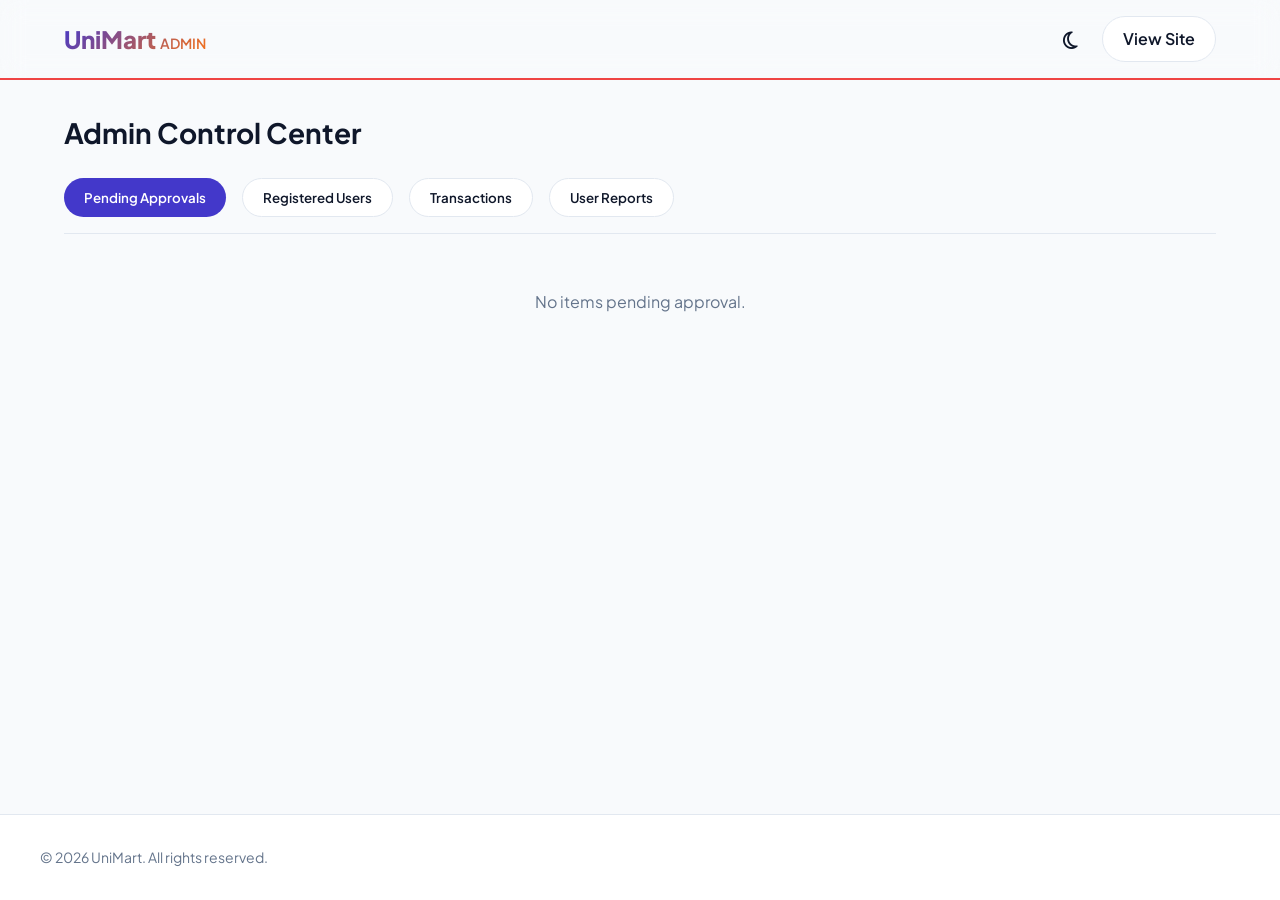
<file: admin.html>
<!DOCTYPE html>
<html lang="en">
<head>
    <meta charset="UTF-8">
    <meta name="viewport" content="width=device-width, initial-scale=1.0">
    <title>Admin Dashboard | UniMart</title>
    <link rel="stylesheet" href="styles.css">
    <link rel="stylesheet" href="https://cdnjs.cloudflare.com/ajax/libs/font-awesome/6.4.0/css/all.min.css">
</head>
<body>

    <nav class="navbar" style="border-bottom: 2px solid var(--danger);">
        <div class="nav-container">
            <a href="index.html" class="brand-logo">UniMart <span style="font-size: 0.875rem; color: var(--danger); font-weight: 600;">ADMIN</span></a>
            <div class="nav-actions">
                <button class="icon-btn" id="theme-toggle"><i class="fa-regular fa-moon"></i></button>
                <a href="index.html" class="btn btn-outline">View Site</a>
            </div>
        </div>
    </nav>

    <main class="main-content">
        <h1 style="font-size: 1.75rem; font-weight: 700; margin-bottom: 1.5rem;">Admin Control Center</h1>
        
        <div class="admin-tabs">
            <button class="btn btn-primary" id="tab-approvals">Pending Approvals</button>
            <button class="btn btn-outline" id="tab-users">Registered Users</button>
            <button class="btn btn-outline" id="tab-transactions">Transactions</button>
            <button class="btn btn-outline" id="tab-reports">User Reports</button>
        </div>
        
        <div id="section-approvals"><div id="admin-pending-list"></div></div>
        <div id="section-users" class="hidden"><div id="admin-users-list"></div></div>
        <div id="section-transactions" class="hidden"><div id="admin-transactions-list"></div></div>
        <div id="section-reports" class="hidden"><div id="admin-reports-list"></div></div>
    </main>

    <footer class="footer">
        <div class="footer-content">
            <p style="color: var(--text-muted); font-size: 0.875rem;">© 2026 UniMart. All rights reserved.</p>
        </div>
    </footer>

    <div id="toast-container" class="toast-container"></div>
    <script src="app.js"></script>
</body>
</html>
</file>
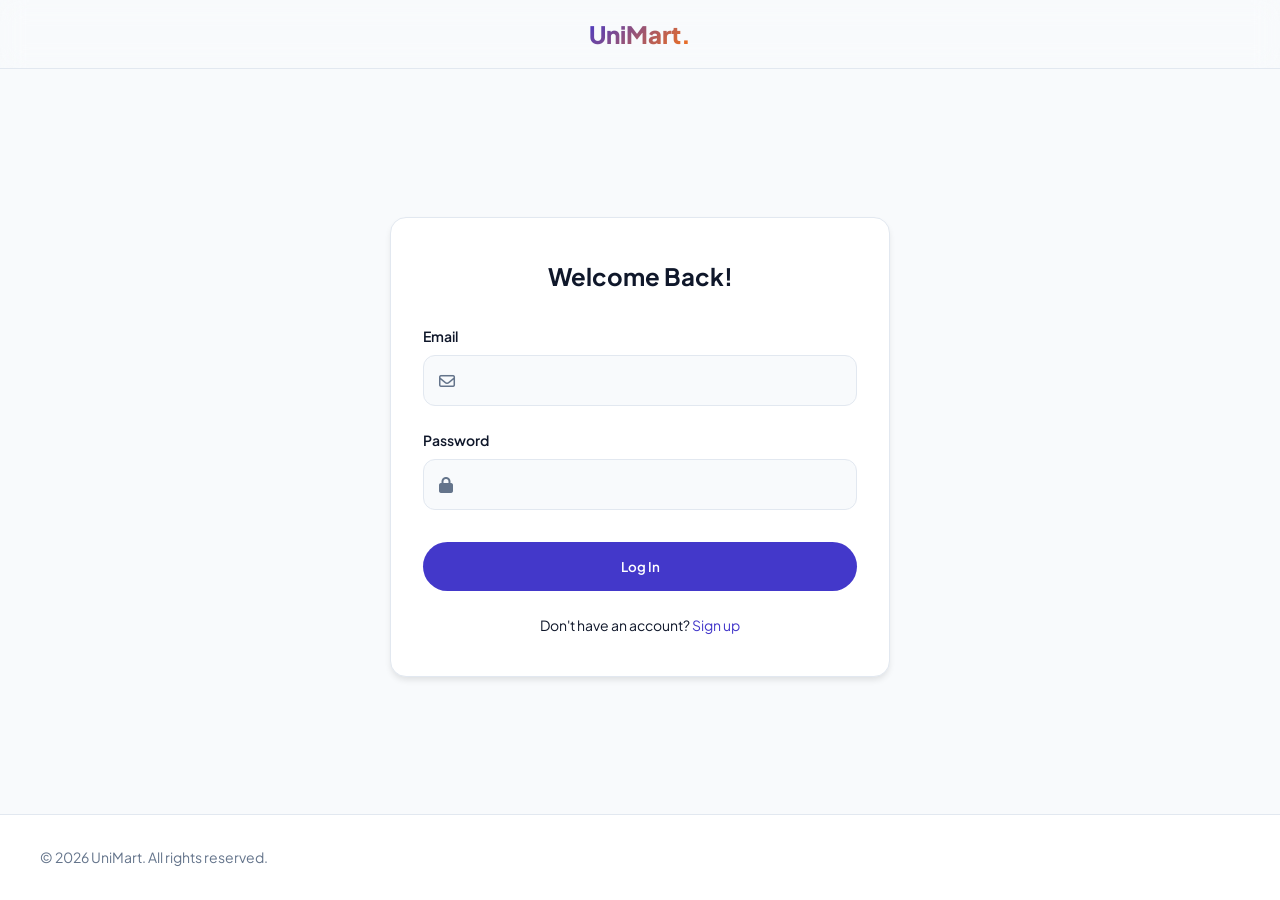
<file: login.html>
<!DOCTYPE html>
<html lang="en">
<head>
    <meta charset="UTF-8">
    <meta name="viewport" content="width=device-width, initial-scale=1.0">
    <title>Log In | UniMart</title>
    <link rel="stylesheet" href="styles.css">
    <link rel="stylesheet" href="https://cdnjs.cloudflare.com/ajax/libs/font-awesome/6.4.0/css/all.min.css">
</head>
<body>
    <nav class="navbar"><div class="nav-container" style="justify-content: center;"><a href="index.html" class="brand-logo">UniMart.</a></div></nav>

    <main class="main-content" style="display: flex; align-items: center; justify-content: center;">
        <div class="form-container" style="width: 100%;">
            <div style="text-align: center; margin-bottom: 2rem;"><h1 style="font-size: 1.5rem; font-weight: 700;">Welcome Back!</h1></div>
            <form id="login-form">
                <div class="form-group"><label class="form-label">Email</label><div class="input-icon-wrapper"><i class="fa-regular fa-envelope"></i><input type="email" id="login-email" class="form-control" required></div></div>
                <div class="form-group" style="margin-bottom: 2rem;"><label class="form-label">Password</label><div class="input-icon-wrapper"><i class="fa-solid fa-lock"></i><input type="password" id="login-password" class="form-control" required></div></div>
                <button type="submit" class="btn btn-primary" style="width: 100%; padding: 1rem;">Log In</button>
                <p style="text-align: center; margin-top: 1.5rem; font-size: 0.875rem;">Don't have an account? <a href="signup.html" style="color: var(--primary);">Sign up</a></p>
            </form>
        </div>
    </main>

    <footer class="footer"><div class="footer-content"><p style="color: var(--text-muted); font-size: 0.875rem;">© 2026 UniMart. All rights reserved.</p></div></footer>
    <div id="toast-container" class="toast-container"></div>
    <script src="app.js"></script>
</body>
</html>
</file>
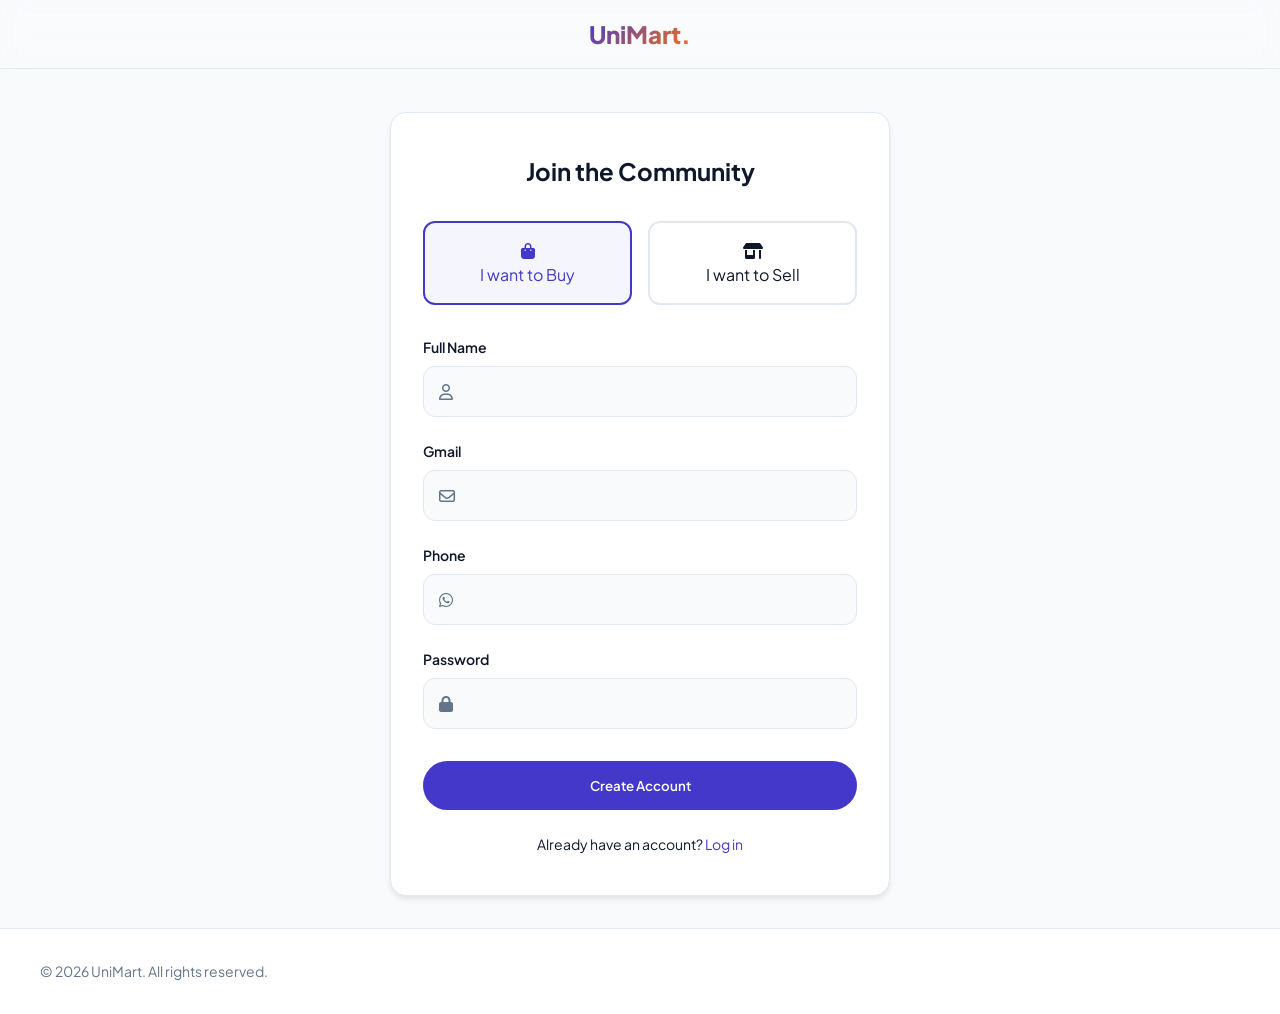
<file: signup.html>
<!DOCTYPE html>
<html lang="en">
<head>
    <meta charset="UTF-8">
    <meta name="viewport" content="width=device-width, initial-scale=1.0">
    <title>Sign Up | UniMart</title>
    <link rel="stylesheet" href="styles.css">
    <link rel="stylesheet" href="https://cdnjs.cloudflare.com/ajax/libs/font-awesome/6.4.0/css/all.min.css">
</head>
<body>
    <nav class="navbar"><div class="nav-container" style="justify-content: center;"><a href="index.html" class="brand-logo">UniMart.</a></div></nav>

    <main class="main-content" style="display: flex; align-items: center; justify-content: center;">
        <div class="form-container" style="width: 100%;">
            <div style="text-align: center; margin-bottom: 2rem;">
                <h1 style="font-size: 1.5rem; font-weight: 700;">Join the Community</h1>
            </div>
            <form id="signup-form">
                <div class="role-selector">
                    <div class="role-card active" data-role="buyer"><i class="fa-solid fa-bag-shopping"></i><p>I want to Buy</p></div>
                    <div class="role-card" data-role="seller"><i class="fa-solid fa-shop"></i><p>I want to Sell</p></div>
                </div>
                <input type="hidden" id="signup-role" value="buyer">
                <div class="form-group"><label class="form-label">Full Name</label><div class="input-icon-wrapper"><i class="fa-regular fa-user"></i><input type="text" id="signup-name" class="form-control" required></div></div>
                <div class="form-group"><label class="form-label">Gmail</label><div class="input-icon-wrapper"><i class="fa-regular fa-envelope"></i><input type="email" id="signup-email" class="form-control" required></div></div>
                <div class="form-group"><label class="form-label">Phone</label><div class="input-icon-wrapper"><i class="fa-brands fa-whatsapp"></i><input type="tel" id="signup-phone" class="form-control" required></div></div>
                <div class="form-group" style="margin-bottom: 2rem;"><label class="form-label">Password</label><div class="input-icon-wrapper"><i class="fa-solid fa-lock"></i><input type="password" id="signup-password" class="form-control" required></div></div>
                <button type="submit" class="btn btn-primary" style="width: 100%; padding: 1rem;">Create Account</button>
                <p style="text-align: center; margin-top: 1.5rem; font-size: 0.875rem;">Already have an account? <a href="login.html" style="color: var(--primary);">Log in</a></p>
            </form>
        </div>
    </main>

    <footer class="footer"><div class="footer-content"><p style="color: var(--text-muted); font-size: 0.875rem;">© 2026 UniMart. All rights reserved.</p></div></footer>
    <div id="toast-container" class="toast-container"></div>
    <script src="app.js"></script>
</body>
</html>
</file>
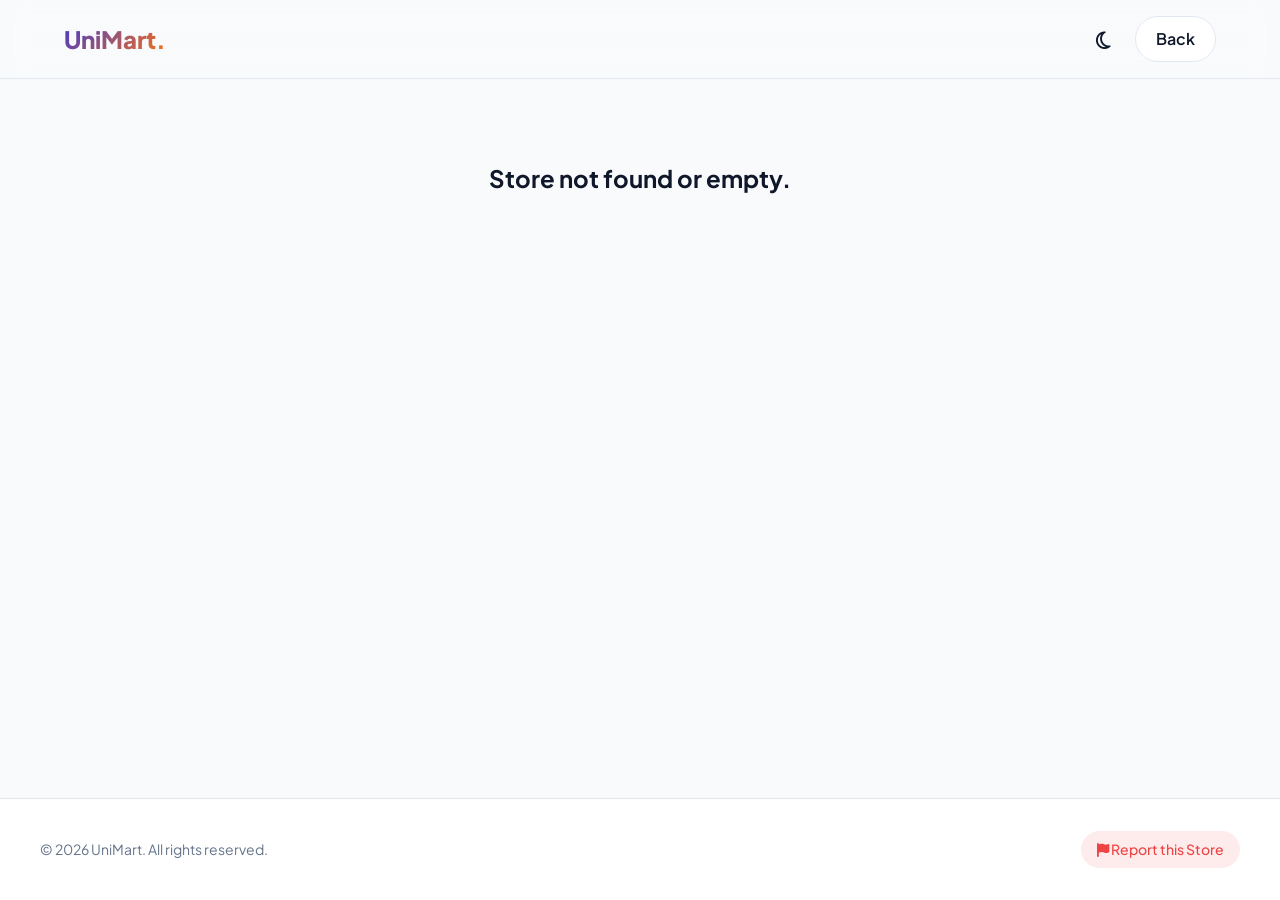
<file: store.html>
<!DOCTYPE html>
<html lang="en">
<head>
    <meta charset="UTF-8">
    <meta name="viewport" content="width=device-width, initial-scale=1.0">
    <title>Seller Store | UniMart</title>
    <link rel="stylesheet" href="styles.css">
    <link rel="stylesheet" href="https://cdnjs.cloudflare.com/ajax/libs/font-awesome/6.4.0/css/all.min.css">
</head>
<body>
    <nav class="navbar">
        <div class="nav-container">
            <a href="index.html" class="brand-logo">UniMart.</a>
            <div class="nav-actions"><button class="icon-btn" id="theme-toggle"><i class="fa-regular fa-moon"></i></button><a href="index.html" class="btn btn-outline">Back</a></div>
        </div>
    </nav>
    <main class="main-content">
        <div id="store-header-container"></div>
        <section class="product-grid" id="store-product-grid"></section>
    </main>
    <footer class="footer">
        <div class="footer-content">
            <p style="color: var(--text-muted); font-size: 0.875rem;">© 2026 UniMart. All rights reserved.</p>
            <div class="footer-links"><a href="#" class="report-btn" onclick="openReportModal(event)"><i class="fa-solid fa-flag"></i> Report this Store</a></div>
        </div>
    </footer>
    <div id="toast-container" class="toast-container"></div>
    <script src="app.js"></script>
</body>
</html>
</file>
<file: styles.css>
@import url('https://fonts.googleapis.com/css2?family=Plus+Jakarta+Sans:wght@400;500;600;700;800&display=swap');

:root {
  --primary: #4338CA;
  --primary-hover: #3730A3;
  --accent: #F97316;
  --bg-color: #F8FAFC;
  --surface: #FFFFFF;
  --text-main: #0F172A;
  --text-muted: #64748B;
  --border-color: #E2E8F0;
  --whatsapp: #25D366;
  --success: #10B981;
  --danger: #EF4444;
  --shadow-sm: 0 1px 2px 0 rgb(0 0 0 / 0.05);
  --shadow-md: 0 4px 6px -1px rgb(0 0 0 / 0.1);
  --shadow-lg: 0 10px 15px -3px rgb(0 0 0 / 0.1);
  --radius-md: 12px;
  --radius-lg: 16px;
  --radius-full: 9999px;
  --transition: background-color 0.3s ease, color 0.3s ease, transform 0.2s ease;
}

[data-theme="dark"] {
  --bg-color: #0F172A;
  --surface: #1E293B;
  --text-main: #F8FAFC;
  --text-muted: #94A3B8;
  --border-color: #334155;
}

* { margin: 0; padding: 0; box-sizing: border-box; font-family: 'Plus Jakarta Sans', sans-serif; -webkit-font-smoothing: antialiased; }
body { background-color: var(--bg-color); color: var(--text-main); line-height: 1.5; transition: var(--transition); display: flex; flex-direction: column; min-height: 100vh; }
a { text-decoration: none; color: inherit; }

/* Navbar */
.navbar { position: fixed; top: 0; width: 100%; background: rgba(var(--surface), 0.8); backdrop-filter: blur(12px); z-index: 50; border-bottom: 1px solid var(--border-color); }
.nav-container { max-width: 1200px; margin: 0 auto; padding: 1rem 1.5rem; display: flex; justify-content: space-between; align-items: center; gap: 2rem; }
.brand-logo { font-size: 1.5rem; font-weight: 800; background: linear-gradient(135deg, var(--primary), var(--accent)); -webkit-background-clip: text; -webkit-text-fill-color: transparent; }
.search-bar { flex: 1; max-width: 500px; position: relative; display: none; }
@media (min-width: 768px) { .search-bar { display: block; } }
.search-bar input { width: 100%; padding: 0.75rem 1rem 0.75rem 2.5rem; border-radius: var(--radius-full); border: 1px solid var(--border-color); background: var(--surface); color: var(--text-main); outline: none; }
.search-bar i { position: absolute; left: 1rem; top: 50%; transform: translateY(-50%); color: var(--text-muted); }
.nav-actions { display: flex; align-items: center; gap: 1rem; }

/* Buttons */
.btn { padding: 0.625rem 1.25rem; border-radius: var(--radius-full); font-weight: 600; cursor: pointer; border: none; display: inline-flex; align-items: center; gap: 0.5rem; justify-content: center; transition: var(--transition); }
.btn-outline { border: 1px solid var(--border-color); background: var(--surface); color: var(--text-main); }
.btn-primary { background-color: var(--primary); color: white; }
.btn-accent { background-color: var(--accent); color: white; }
.btn-success { background: var(--success); color: white; }
.btn-danger { background: var(--danger); color: white; }
.btn-whatsapp { background-color: var(--whatsapp); color: white; width: 100%; padding: 0.875rem; border-radius: var(--radius-md); }
.icon-btn { background: transparent; border: none; color: var(--text-main); font-size: 1.25rem; cursor: pointer; padding: 0.5rem; border-radius: 50%; }
.icon-btn:hover { background: var(--border-color); }

/* Layouts */
.main-content { flex: 1; margin-top: 5rem; padding: 2rem 1.5rem; max-width: 1200px; margin-left: auto; margin-right: auto; width: 100%; }
.hero { text-align: center; padding: 4rem 1rem; background: var(--surface); border-radius: var(--radius-lg); margin-bottom: 3rem; box-shadow: var(--shadow-sm); }
.hero h1 { font-size: clamp(2rem, 5vw, 3.5rem); font-weight: 800; margin-bottom: 1rem; }

/* Categories & Forms */
.categories { display: flex; gap: 1rem; overflow-x: auto; padding-bottom: 1rem; margin-bottom: 2rem; scrollbar-width: none; }
.category-pill { padding: 0.5rem 1.25rem; background: var(--surface); border: 1px solid var(--border-color); border-radius: var(--radius-full); cursor: pointer; white-space: nowrap; display: flex; gap: 0.5rem; align-items: center; color: var(--text-main); }
.category-pill.active { background: var(--primary); color: white; border-color: var(--primary); }
.form-container { max-width: 500px; margin: 0 auto; background: var(--surface); padding: 2.5rem 2rem; border-radius: var(--radius-lg); box-shadow: var(--shadow-md); border: 1px solid var(--border-color); }
.form-group { margin-bottom: 1.5rem; }
.form-label { display: block; font-size: 0.875rem; font-weight: 600; margin-bottom: 0.5rem; color: var(--text-main); }
.form-control { width: 100%; padding: 0.875rem 1rem; border: 1px solid var(--border-color); border-radius: var(--radius-md); background: var(--bg-color); color: var(--text-main); font-size: 1rem; }
.upload-area { border: 2px dashed var(--border-color); border-radius: var(--radius-md); padding: 3rem 1rem; text-align: center; cursor: pointer; background: var(--bg-color); }
.input-icon-wrapper { position: relative; }
.input-icon-wrapper i { position: absolute; left: 1rem; top: 50%; transform: translateY(-50%); color: var(--text-muted); }
.input-icon-wrapper .form-control { padding-left: 2.75rem; }
.role-selector { display: grid; grid-template-columns: 1fr 1fr; gap: 1rem; margin-bottom: 2rem; }
.role-card { border: 2px solid var(--border-color); border-radius: var(--radius-md); padding: 1rem; text-align: center; cursor: pointer; background: var(--surface); color: var(--text-main); }
.role-card.active { border-color: var(--primary); background: rgba(67, 56, 202, 0.05); color: var(--primary); }

/* Product Grid */
.product-grid { display: grid; grid-template-columns: repeat(auto-fill, minmax(240px, 1fr)); gap: 1.5rem; }
.product-card { background: var(--surface); border-radius: var(--radius-lg); overflow: hidden; box-shadow: var(--shadow-sm); border: 1px solid var(--border-color); cursor: pointer; transition: transform 0.2s; }
.product-card:hover { transform: translateY(-4px); }
.product-image { width: 100%; height: 200px; object-fit: cover; background: var(--bg-color); }
.product-info { padding: 1.25rem; }
.product-title { font-size: 1rem; font-weight: 600; margin-bottom: 0.25rem; white-space: nowrap; overflow: hidden; text-overflow: ellipsis; }
.product-price { font-size: 1.25rem; font-weight: 700; color: var(--primary); margin-bottom: 0.75rem; }
.product-meta { display: flex; justify-content: space-between; font-size: 0.75rem; color: var(--text-muted); }
.verified-badge { background: rgba(67, 56, 202, 0.1); color: var(--primary); padding: 0.25rem 0.5rem; border-radius: var(--radius-full); font-weight: 600; font-size: 0.75rem;}

/* Details Page */
.detail-container { display: grid; grid-template-columns: 1fr; gap: 2rem; margin-top: 2rem; }
@media (min-width: 768px) { .detail-container { grid-template-columns: 3fr 2fr; } }
.detail-image-wrapper { border-radius: var(--radius-lg); overflow: hidden; }
.detail-image-wrapper img { width: 100%; height: auto; display: block; object-fit: contain; background: var(--surface); border-radius: var(--radius-lg); border: 1px solid var(--border-color); }
.detail-card { background: var(--surface); padding: 2rem; border-radius: var(--radius-lg); box-shadow: var(--shadow-sm); border: 1px solid var(--border-color); }
.seller-profile { display: flex; align-items: center; gap: 1rem; padding: 1.5rem 0; border-top: 1px solid var(--border-color); border-bottom: 1px solid var(--border-color); margin: 1.5rem 0; }
.user-avatar { width: 48px; height: 48px; border-radius: 50%; background: rgba(67, 56, 202, 0.1); color: var(--primary); display: flex; align-items: center; justify-content: center; font-weight: bold; font-size: 1.2rem; }
.store-hero { background: linear-gradient(135deg, rgba(67, 56, 202, 0.1), rgba(249, 115, 22, 0.05)); border: 1px solid var(--border-color); padding: 3rem 2rem; border-radius: var(--radius-lg); text-align: center; margin-bottom: 2rem; }
.store-hero .user-avatar { width: 80px; height: 80px; font-size: 2rem; margin: 0 auto 1rem; }

/* Admin & Utils */
.admin-tabs { display: flex; gap: 1rem; margin-bottom: 1.5rem; border-bottom: 1px solid var(--border-color); padding-bottom: 1rem; overflow-x: auto; scrollbar-width: none; }
.admin-list-item { display: flex; align-items: center; justify-content: space-between; padding: 1rem; border-bottom: 1px solid var(--border-color); background: var(--surface); border-radius: var(--radius-md); margin-bottom: 0.5rem; flex-wrap: wrap; gap: 1rem; }
.admin-item-img { width: 80px; height: 80px; min-width: 80px; object-fit: cover; border-radius: var(--radius-md); border: 1px solid var(--border-color); }
.admin-stats { display: flex; gap: 1rem; font-size: 0.875rem; font-weight: 600; color: var(--text-muted); margin-top: 0.5rem; }
.admin-stats span { background: var(--bg-color); padding: 0.25rem 0.5rem; border-radius: var(--radius-md); }
.hidden { display: none !important; }

/* Footer System */
.footer { background: var(--surface); border-top: 1px solid var(--border-color); padding: 2rem 1.5rem; margin-top: auto; text-align: center; }
.footer-content { max-width: 1200px; margin: 0 auto; display: flex; flex-direction: column; gap: 1rem; align-items: center; justify-content: center; }
@media (min-width: 768px) { .footer-content { flex-direction: row; justify-content: space-between; } }
.footer-links { display: flex; gap: 1.5rem; align-items: center; flex-wrap: wrap; justify-content: center; }
.footer-links a { font-size: 0.875rem; font-weight: 500; color: var(--text-muted); transition: var(--transition); }
.footer-links a:hover { color: var(--primary); }
.report-btn { color: var(--danger) !important; background: rgba(239, 68, 68, 0.1); padding: 0.5rem 1rem; border-radius: var(--radius-full); }
.report-btn:hover { background: rgba(239, 68, 68, 0.2); }

/* Toasts */
.toast-container { position: fixed; bottom: 2rem; right: 2rem; z-index: 1000; display: flex; flex-direction: column; gap: 0.5rem; }
.toast { background: var(--surface); color: var(--text-main); border-left: 4px solid var(--success); padding: 1rem; border-radius: var(--radius-md); box-shadow: var(--shadow-lg); display: flex; gap: 0.75rem; transform: translateX(120%); transition: transform 0.3s; border: 1px solid var(--border-color); }
.toast.show { transform: translateX(0); }
.image-preview-grid { display: grid; grid-template-columns: repeat(auto-fill, minmax(100px, 1fr)); gap: 1rem; margin-top: 1rem; }
.preview-item { position: relative; border-radius: var(--radius-md); overflow: hidden; aspect-ratio: 1; border: 1px solid var(--border-color); }
.preview-item img { width: 100%; height: 100%; object-fit: cover; }
</file>
